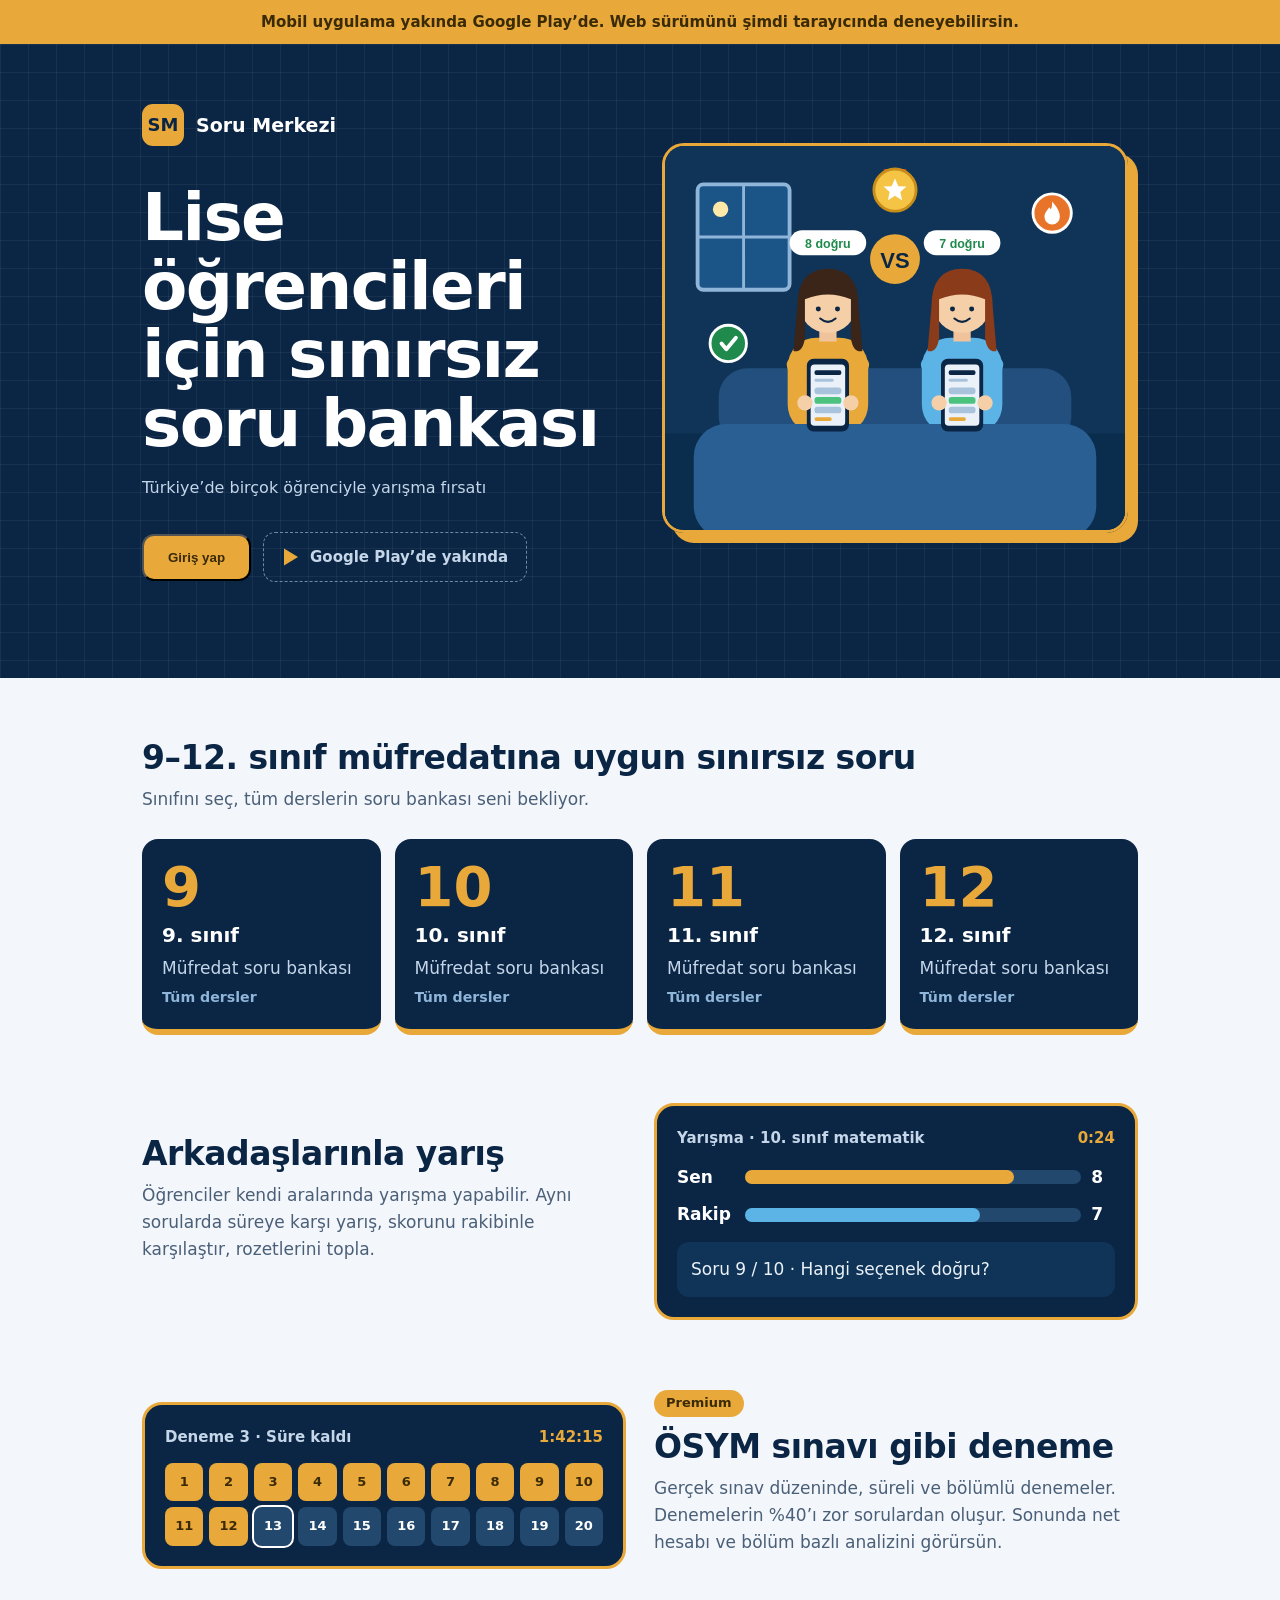
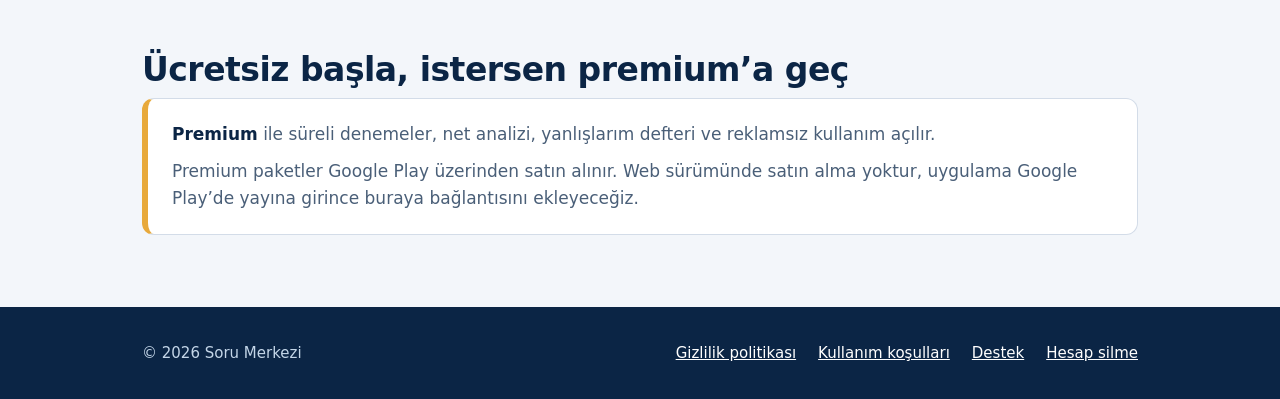
<file: index.html>
<!DOCTYPE html>
<html lang="tr">
<head>
<meta charset="utf-8">
<meta name="viewport" content="width=device-width, initial-scale=1">
<title>Soru Merkezi | 9–12. sınıf soru bankası ve denemeler</title>
<meta name="description" content="9–12. sınıf müfredatına uygun soru bankaları, ÖSYM formatında süreli denemeler ve çözümler. Soru Merkezi’ni tarayıcıdan hemen dene.">
<meta property="og:title" content="Soru Merkezi">
<meta property="og:description" content="9–12. sınıf soru bankaları ve ÖSYM formatında denemeler. Tarayıcıdan hemen dene.">
<meta property="og:type" content="website">
<link rel="icon" href="data:image/svg+xml,%3Csvg xmlns='http://www.w3.org/2000/svg' viewBox='0 0 64 64'%3E%3Crect width='64' height='64' rx='14' fill='%23e8a93a'/%3E%3Ctext x='32' y='43' font-size='28' font-weight='700' text-anchor='middle' font-family='Arial' fill='%230b2545'%3ESM%3C/text%3E%3C/svg%3E">
<style>
:root{
  --navy:#0b2545; --navy2:#0f3457; --amber:#e8a93a; --amber-ink:#3a2a05;
  --bg:#f3f6fa; --surface:#ffffff; --text:#0b2545; --muted:#4a5f78; --line:#d3dce8;
  --ok:#1f8a4c; --bad:#c0392b;
  --font:system-ui,-apple-system,"Segoe UI",Roboto,Arial,sans-serif;
}
@media (prefers-color-scheme:dark){
  :root{--bg:#07182e; --surface:#0f3457; --text:#eaf1f8; --muted:#a9c3dc; --line:#23486e; --ok:#4cc27f; --bad:#ff8a7a;}
}
*{box-sizing:border-box}
html{scroll-behavior:smooth}
body{margin:0;font-family:var(--font);background:var(--bg);color:var(--text);line-height:1.6;font-size:17px}
a{color:inherit}
:focus-visible{outline:3px solid var(--amber);outline-offset:3px}
.wrap{max-width:1040px;margin:0 auto;padding:0 22px}

.notice{background:var(--amber);color:var(--amber-ink);font-size:15px;font-weight:600;text-align:center;padding:10px 16px}

.hero{background:var(--navy);color:#fff;
  background-image:linear-gradient(rgba(255,255,255,.055) 1px,transparent 1px),linear-gradient(90deg,rgba(255,255,255,.055) 1px,transparent 1px);
  background-size:28px 28px}
.hero .wrap{display:grid;gap:44px;padding-top:44px;padding-bottom:72px}
@media (min-width:880px){.hero .wrap{grid-template-columns:1fr 1fr;align-items:center;padding-top:60px;padding-bottom:96px}}
.brand{display:flex;align-items:center;gap:12px;margin-bottom:38px;font-weight:800;font-size:19px}
.logo{width:42px;height:42px;border-radius:11px;background:var(--amber);color:var(--navy);display:grid;place-items:center;font-weight:800;font-size:18px}
h1{font-size:clamp(38px,6.2vw,66px);line-height:1.04;letter-spacing:-.025em;margin:0 0 16px;font-weight:900}
.tag{font-size:16px;color:#c4d6e8;margin:0 0 32px}
.art{border-radius:22px;overflow:hidden;border:3px solid var(--amber);box-shadow:10px 10px 0 var(--amber);margin:0 10px 10px 0}
.art svg{display:block;width:100%;height:auto}
[hidden]{display:none!important}
.giris{display:grid;gap:10px;max-width:420px;margin:0 0 20px}
.giris label{font-size:14px;font-weight:600;color:#c4d6e8}
.giris input,.giris select{width:100%;font:inherit;font-size:16px;color:#fff;background:var(--navy2);border:1.5px solid #23486e;border-radius:11px;padding:12px 14px}
.giris input::placeholder{color:#7e9bb8}
.giris .btn{border:0;font:inherit;font-weight:800;cursor:pointer;width:100%}
.err{min-height:1.4em;margin:0;font-size:14px;font-weight:600;color:#ffd0c8}
.hos{margin:0 0 20px}.hos p{margin:0 0 12px;font-size:18px;font-weight:700}
.hos button.lnk{background:none;border:0;color:#c4d6e8;font:inherit;font-size:14px;text-decoration:underline;cursor:pointer;margin-left:12px}
.actions{display:flex;flex-wrap:wrap;gap:12px;align-items:center}
.btn{display:inline-block;background:var(--amber);color:var(--amber-ink);font-weight:800;text-decoration:none;padding:14px 24px;border-radius:12px}
.btn:hover{filter:brightness(1.07)}
.play{display:inline-flex;align-items:center;gap:10px;border:1.5px dashed #6c8aa8;color:#c4d6e8;padding:12px 18px;border-radius:12px;font-weight:600;font-size:15px}

.q{max-width:520px;background:var(--surface);color:var(--text);border-radius:16px;padding:22px;border:1px solid var(--line)}
.q small{color:var(--muted);font-weight:600}
.q p{margin:8px 0 16px;font-size:19px;font-weight:700;line-height:1.4}
.opts{display:grid;gap:9px}
.opt{font:inherit;text-align:left;cursor:pointer;background:transparent;color:inherit;border:1.5px solid var(--line);border-radius:11px;padding:11px 14px;display:flex;gap:12px}
.opt b{width:1.4em;color:var(--muted)}
.opt:hover{border-color:var(--amber)}
.opt.ok{border-color:var(--ok);background:color-mix(in srgb,var(--ok) 14%,transparent)}
.opt.bad{border-color:var(--bad);background:color-mix(in srgb,var(--bad) 12%,transparent)}
.fb{min-height:3.2em;margin:14px 0 0;font-size:15px;color:var(--muted)}
.fb strong.ok{color:var(--ok)} .fb strong.bad{color:var(--bad)}

section{padding:60px 0 8px}
h2{font-size:clamp(25px,3.6vw,33px);line-height:1.2;letter-spacing:-.015em;margin:0 0 8px}
.sub{color:var(--muted);margin:0 0 26px;max-width:38em}
dl{margin:0;border-bottom:1px solid var(--line)}
.row{display:grid;gap:4px 28px;padding:18px 0;border-top:1px solid var(--line)}
@media (min-width:720px){.row{grid-template-columns:15em 1fr}}
dt{font-weight:800}
dd{margin:0;color:var(--muted)}
.chips{display:flex;flex-wrap:wrap;gap:9px;margin:0 0 22px;padding:0;list-style:none}
.chips li{border:1.5px solid var(--line);border-radius:999px;padding:6px 15px;font-weight:600;font-size:15px;background:var(--surface)}
.label{font-weight:800;margin:0 0 10px}
.premium{background:var(--surface);border:1px solid var(--line);border-left:6px solid var(--amber);border-radius:12px;padding:22px 24px}
.premium p{margin:0 0 10px;color:var(--muted)} .premium p:last-child{margin:0}
.premium strong{color:var(--text)}

.sinif{display:grid;grid-template-columns:repeat(auto-fit,minmax(210px,1fr));gap:14px}
.tile{font:inherit;text-align:left;cursor:pointer;background:var(--navy);color:#fff;border:0;border-bottom:6px solid var(--amber);border-radius:16px;padding:20px;display:grid;gap:4px}
.tile:hover{transform:translateY(-3px)}
.tile .n{font-size:56px;font-weight:900;line-height:1;color:var(--amber)}
.tile strong{font-size:20px}.tile em{font-style:normal;color:#c4d6e8}.tile small{color:#8fb5d9;font-weight:600}
.two{display:grid;gap:28px;align-items:center}
@media (min-width:820px){.two{grid-template-columns:1fr 1fr}.rev .mock{order:-1}}
.mock{background:var(--navy);color:#fff;border:3px solid var(--amber);border-radius:20px;padding:20px}
.mock h3{margin:0 0 14px;font-size:15px;color:#c4d6e8;font-weight:600;display:flex;justify-content:space-between;gap:12px}
.timer{font-variant-numeric:tabular-nums;color:var(--amber);font-weight:800}
.bar{display:grid;grid-template-columns:3.4em 1fr 1.4em;gap:10px;align-items:center;margin:10px 0;font-weight:700}
.bar span{display:block;height:14px;border-radius:7px;background:#23486e}
.bar i{display:block;height:14px;border-radius:7px;background:var(--amber)}.bar i.b{background:#5bb3e6}
.qq{background:var(--navy2);border-radius:12px;padding:14px;margin-top:14px;color:#eaf1f8}
#bub{display:grid;grid-template-columns:repeat(10,1fr);gap:6px}
#bub span{aspect-ratio:1;display:grid;place-items:center;border-radius:8px;background:#23486e;font-size:13px;font-weight:700}
#bub .d{background:var(--amber);color:var(--amber-ink)}#bub .a{outline:2px solid #fff}
.pill{display:inline-block;background:var(--amber);color:var(--amber-ink);font-weight:800;font-size:13px;border-radius:999px;padding:3px 12px;margin-bottom:10px}
dialog{border:0;border-radius:18px;padding:26px;width:min(440px,92vw);background:var(--navy);color:#fff}
dialog::backdrop{background:rgba(5,15,30,.65)}
dialog h2{color:#fff}dialog .nt{margin:0 0 16px;color:#c4d6e8;font-size:14px}
dialog .x{background:none;border:0;color:#c4d6e8;font:inherit;text-decoration:underline;cursor:pointer;margin-top:12px}
footer{margin-top:64px;background:var(--navy);color:#c4d6e8;padding:34px 0;font-size:15px}
footer .wrap{display:flex;flex-wrap:wrap;gap:14px 26px;justify-content:space-between;align-items:center}
footer nav{display:flex;flex-wrap:wrap;gap:8px 22px}
footer a{color:#fff}
</style>
</head>
<body>

<div class="notice">Mobil uygulama yakında Google Play’de. Web sürümünü şimdi tarayıcında deneyebilirsin.</div>

<header class="hero">
  <div class="wrap">
    <div>
      <div class="brand"><span class="logo">SM</span>Soru Merkezi</div>
      <h1>Lise öğrencileri için sınırsız soru bankası</h1>
      <p class="tag">Türkiye’de birçok öğrenciyle yarışma fırsatı</p>
      <div class="actions">
        <button class="btn" type="button" data-giris>Giriş yap</button>
        <span class="play"><svg width="18" height="20" viewBox="0 0 18 20" aria-hidden="true"><path d="M2 1.5L16 10L2 18.5Z" fill="#e8a93a"/></svg>Google Play’de yakında</span>
      </div>
    </div>

    <div class="art"><svg viewBox="0 0 480 400" role="img" aria-label="İki öğrenci evde kanepede telefonlarıyla soru çözerek yarışıyor, çevrelerinde rozetler var">
<defs><g id="ph"><rect width="44" height="76" rx="7" fill="#0b2545"/><rect x="4" y="6" width="36" height="64" rx="4" fill="#eaf1f8"/><rect x="8" y="12" width="28" height="5" rx="2" fill="#0b2545"/><rect x="8" y="21" width="20" height="3" rx="1.5" fill="#a9c3dc"/><rect x="8" y="30" width="28" height="7" rx="3" fill="#a9c3dc"/><rect x="8" y="40" width="28" height="7" rx="3" fill="#4cc27f"/><rect x="8" y="50" width="28" height="7" rx="3" fill="#a9c3dc"/><rect x="8" y="61" width="18" height="4" rx="2" fill="#e8a93a"/></g></defs>
<rect width="480" height="400" fill="#0f3457"/><rect y="300" width="480" height="100" fill="#0a2c4d"/>
<rect x="34" y="40" width="96" height="110" rx="6" fill="#1b5588" stroke="#8fb5d9" stroke-width="4"/><path d="M82 40V150M34 95H130" stroke="#8fb5d9" stroke-width="3"/><circle cx="58" cy="66" r="8" fill="#ffe9a8"/>
<rect x="56" y="232" width="368" height="80" rx="30" fill="#234f7e"/>
<rect x="128" y="200" width="84" height="100" rx="30" fill="#e8a93a"/><rect x="161" y="186" width="18" height="18" fill="#f0c39a"/><circle cx="170" cy="165" r="30" fill="#f5cfa8"/>
<path d="M138 168Q138 128 170 128Q202 128 202 168L206 214Q196 216 194 200L194 160Q170 150 146 160L146 200Q144 216 134 214Z" fill="#3b2418"/>
<circle cx="160" cy="170" r="2.6" fill="#0b2545"/><circle cx="180" cy="170" r="2.6" fill="#0b2545"/><path d="M162 180Q170 187 178 180" stroke="#0b2545" stroke-width="2.2" fill="none" stroke-linecap="round"/>
<rect x="268" y="200" width="84" height="100" rx="30" fill="#5bb3e6"/><rect x="301" y="186" width="18" height="18" fill="#f0c39a"/><circle cx="310" cy="165" r="30" fill="#f5cfa8"/>
<path d="M278 168Q278 128 310 128Q342 128 342 168L346 214Q336 216 334 200L334 160Q310 150 286 160L286 200Q284 216 274 214Z" fill="#8a3b1a"/>
<circle cx="300" cy="170" r="2.6" fill="#0b2545"/><circle cx="320" cy="170" r="2.6" fill="#0b2545"/><path d="M302 180Q310 187 318 180" stroke="#0b2545" stroke-width="2.2" fill="none" stroke-linecap="round"/>
<rect x="30" y="290" width="420" height="120" rx="34" fill="#2a5f94"/>
<path d="M134 228L146 268M206 228L194 268" stroke="#e8a93a" stroke-width="14" stroke-linecap="round"/><path d="M274 228L286 268M346 228L334 268" stroke="#5bb3e6" stroke-width="14" stroke-linecap="round"/>
<use href="#ph" x="148" y="222"/><use href="#ph" x="288" y="222"/>
<circle cx="146" cy="268" r="8" fill="#f5cfa8"/><circle cx="194" cy="268" r="8" fill="#f5cfa8"/><circle cx="286" cy="268" r="8" fill="#f5cfa8"/><circle cx="334" cy="268" r="8" fill="#f5cfa8"/>
<rect x="130" y="88" width="80" height="26" rx="13" fill="#fff"/><text x="170" y="106" font-size="13" font-weight="700" text-anchor="middle" fill="#1f8a4c" font-family="Arial,sans-serif">8 doğru</text>
<rect x="270" y="88" width="80" height="26" rx="13" fill="#fff"/><text x="310" y="106" font-size="13" font-weight="700" text-anchor="middle" fill="#1f8a4c" font-family="Arial,sans-serif">7 doğru</text>
<circle cx="240" cy="118" r="26" fill="#e8a93a"/><text x="240" y="127" font-size="23" font-weight="900" text-anchor="middle" fill="#0b2545" font-family="Arial,sans-serif">VS</text>
<g transform="translate(240 46)"><path d="M-12-22L0 2L12-22Z" fill="#c0392b"/><circle r="22" fill="#f6c445" stroke="#c98e1a" stroke-width="3"/><polygon points="0,-12 3.5,-4 12,-3.7 5.6,2 7.4,10.5 0,5.8 -7.4,10.5 -5.6,2 -12,-3.7 -3.5,-4" fill="#fff"/></g>
<g transform="translate(404 70)"><circle r="20" fill="#e8742a" stroke="#fff" stroke-width="3"/><path d="M0-12C6-5 8-1 8 4A8 8 0 0 1-8 4C-8 0-5-3-3-6C-2-3 0-3 0-12Z" fill="#fff"/></g>
<g transform="translate(66 206)"><circle r="19" fill="#1f8a4c" stroke="#fff" stroke-width="3"/><path d="M-7 0L-2 6L8-6" stroke="#fff" stroke-width="4" fill="none" stroke-linecap="round" stroke-linejoin="round"/></g>
</svg></div>
  </div>
</header>

<main class="wrap">
  <section>
    <h2>9–12. sınıf müfredatına uygun sınırsız soru</h2>
    <p class="sub">Sınıfını seç, tüm derslerin soru bankası seni bekliyor.</p>
    <div class="sinif">
      <button class="tile" type="button" data-giris><span class="n">9</span><strong>9. sınıf</strong><em>Müfredat soru bankası</em><small>Tüm dersler</small></button>
      <button class="tile" type="button" data-giris><span class="n">10</span><strong>10. sınıf</strong><em>Müfredat soru bankası</em><small>Tüm dersler</small></button>
      <button class="tile" type="button" data-giris><span class="n">11</span><strong>11. sınıf</strong><em>Müfredat soru bankası</em><small>Tüm dersler</small></button>
      <button class="tile" type="button" data-giris><span class="n">12</span><strong>12. sınıf</strong><em>Müfredat soru bankası</em><small>Tüm dersler</small></button>
    </div>
  </section>

  <section class="two">
    <div>
      <h2>Arkadaşlarınla yarış</h2>
      <p class="sub">Öğrenciler kendi aralarında yarışma yapabilir. Aynı sorularda süreye karşı yarış, skorunu rakibinle karşılaştır, rozetlerini topla.</p>
    </div>
    <div class="mock" aria-label="Yarışma ekranı örneği">
      <h3><span>Yarışma · 10. sınıf matematik</span><span class="timer">0:24</span></h3>
      <div class="bar"><b>Sen</b><span><i style="width:80%"></i></span><b>8</b></div>
      <div class="bar"><b>Rakip</b><span><i class="b" style="width:70%"></i></span><b>7</b></div>
      <div class="qq">Soru 9 / 10 · Hangi seçenek doğru?</div>
    </div>
  </section>

  <section class="two rev">
    <div>
      <span class="pill">Premium</span>
      <h2>ÖSYM sınavı gibi deneme</h2>
      <p class="sub">Gerçek sınav düzeninde, süreli ve bölümlü denemeler. Denemelerin %40’ı zor sorulardan oluşur. Sonunda net hesabı ve bölüm bazlı analizini görürsün.</p>
    </div>
    <div class="mock" aria-label="Deneme sınavı ekranı örneği">
      <h3><span>Deneme 3 · Süre kaldı</span><span class="timer">1:42:15</span></h3>
      <div id="bub"></div>
    </div>
  </section>

  <section>
    <h2>Ücretsiz başla, istersen premium’a geç</h2>
    <div class="premium">
      <p><strong>Premium</strong> ile süreli denemeler, net analizi, yanlışlarım defteri ve reklamsız kullanım açılır.</p>
      <p>Premium paketler Google Play üzerinden satın alınır. Web sürümünde satın alma yoktur, uygulama Google Play’de yayına girince buraya bağlantısını ekleyeceğiz.</p>
    </div>
  </section>
</main>

<footer>
  <div class="wrap">
    <span>© 2026 Soru Merkezi</span>
    <nav aria-label="Alt bağlantılar">
      <a href="gizlilik.html">Gizlilik politikası</a>
      <a href="kullanim-kosullari.html">Kullanım koşulları</a>
      <a href="destek.html">Destek</a>
      <a href="hesap-silme.html">Hesap silme</a>
    </nav>
  </div>
</footer>

<dialog id="dlg">
  <h2>Giriş yap</h2>
  <p class="nt">Google (Gmail) ile giriş yakında. Şimdilik ad ve e-postanla başla.</p>
        <form class="giris" id="giris" novalidate>
          <label for="gad">Ad soyad</label><input id="gad" autocomplete="name" placeholder="Ahmet Yılmaz">
          <label for="gmail">E-posta</label><input id="gmail" type="email" autocomplete="email" placeholder="ornek@mail.com">
          <label for="galan">Alanın</label>
          <select id="galan"><option>Belirlemedim</option><option>Sayısal</option><option>Eşit Ağırlık</option><option>Sözel</option></select>
          <p class="err" id="gerr" role="alert"></p>
          <button class="btn" type="submit">Giriş yap ve başla</button>
        </form>
  <button class="x" type="button" id="kapat">Vazgeç</button>
</dialog>
<script>
(function () {
  var dlg = document.getElementById('dlg'), form = document.getElementById('giris'), err = document.getElementById('gerr'), girdi = false;
  try {
    var ham = localStorage.getItem('flutter.sorumerkezi.v1');
    if (ham) { var v = JSON.parse(ham); if (typeof v === 'string') v = JSON.parse(v); girdi = !!(v && v.ad); }
  } catch (e) {}
  document.querySelectorAll('[data-giris]').forEach(function (b) {
    if (girdi && b.classList.contains('btn')) b.textContent = 'Uygulamaya git';
    b.addEventListener('click', function () { if (girdi) location.href = 'uygulama/'; else dlg.showModal(); });
  });
  document.getElementById('kapat').addEventListener('click', function () { dlg.close(); });
  form.addEventListener('submit', function (e) {
    e.preventDefault();
    var ad = document.getElementById('gad').value.trim(), mail = document.getElementById('gmail').value.trim();
    if (!ad) { err.textContent = 'Ad soyad alanını doldur.'; return; }
    if (!/^\S+@\S+\.\S+$/.test(mail)) { err.textContent = 'E-posta adresi ornek@mail.com biçiminde olmalı.'; return; }
    location.href = 'uygulama/?ad=' + encodeURIComponent(ad) + '&mail=' + encodeURIComponent(mail) + '&alan=' + encodeURIComponent(document.getElementById('galan').value);
  });
  var g = document.getElementById('bub');
  for (var i = 1; i <= 20; i++) { var s = document.createElement('span'); s.textContent = i; if (i <= 12) s.className = 'd'; else if (i === 13) s.className = 'a'; g.appendChild(s); }
})();
</script>
</body>
</html>
</file>
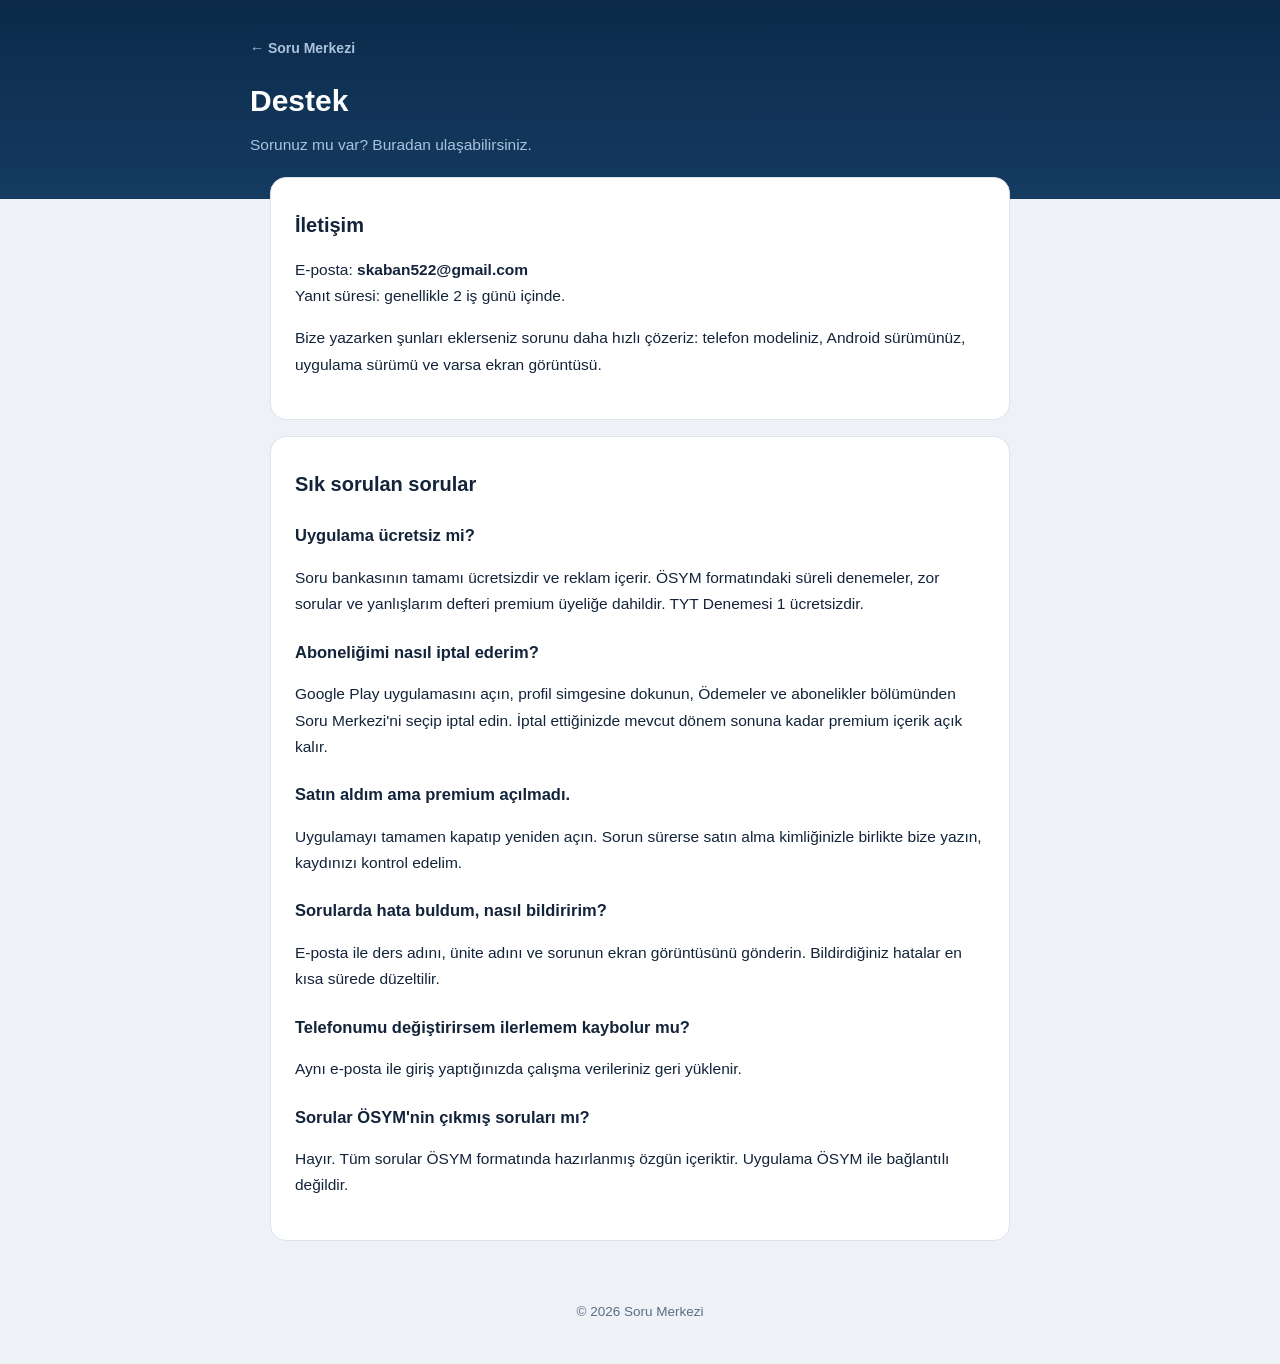
<file: destek.html>
<!DOCTYPE html>
<html lang="tr">
<head>
<meta charset="utf-8">
<meta name="viewport" content="width=device-width, initial-scale=1">
<title>Destek — Soru Merkezi</title>
<link rel="stylesheet" href="stil.css">
</head>
<body>

<header>
  <div class="ic">
    <a class="rozet" href="index.html">← Soru Merkezi</a>
    <h1>Destek</h1>
    <p>Sorunuz mu var? Buradan ulaşabilirsiniz.</p>
  </div>
</header>

<main>
  <div class="kart">
    <h2>İletişim</h2>
    <p>
      E-posta: <strong>skaban522@gmail.com</strong><br>
      Yanıt süresi: genellikle 2 iş günü içinde.
    </p>
    <p>
      Bize yazarken şunları eklerseniz sorunu daha hızlı çözeriz:
      telefon modeliniz, Android sürümünüz, uygulama sürümü ve varsa ekran görüntüsü.
    </p>
  </div>

  <div class="kart">
    <h2>Sık sorulan sorular</h2>

    <h3>Uygulama ücretsiz mi?</h3>
    <p>
      Soru bankasının tamamı ücretsizdir ve reklam içerir. ÖSYM formatındaki
      süreli denemeler, zor sorular ve yanlışlarım defteri premium üyeliğe dahildir.
      TYT Denemesi 1 ücretsizdir.
    </p>

    <h3>Aboneliğimi nasıl iptal ederim?</h3>
    <p>
      Google Play uygulamasını açın, profil simgesine dokunun, Ödemeler ve
      abonelikler bölümünden Soru Merkezi'ni seçip iptal edin. İptal ettiğinizde
      mevcut dönem sonuna kadar premium içerik açık kalır.
    </p>

    <h3>Satın aldım ama premium açılmadı.</h3>
    <p>
      Uygulamayı tamamen kapatıp yeniden açın. Sorun sürerse satın alma
      kimliğinizle birlikte bize yazın, kaydınızı kontrol edelim.
    </p>

    <h3>Sorularda hata buldum, nasıl bildiririm?</h3>
    <p>
      E-posta ile ders adını, ünite adını ve sorunun ekran görüntüsünü gönderin.
      Bildirdiğiniz hatalar en kısa sürede düzeltilir.
    </p>

    <h3>Telefonumu değiştirirsem ilerlemem kaybolur mu?</h3>
    <p>
      Aynı e-posta ile giriş yaptığınızda çalışma verileriniz geri yüklenir.
    </p>

    <h3>Sorular ÖSYM'nin çıkmış soruları mı?</h3>
    <p>
      Hayır. Tüm sorular ÖSYM formatında hazırlanmış özgün içeriktir.
      Uygulama ÖSYM ile bağlantılı değildir.
    </p>
  </div>
</main>

<footer>© <span id="yil">2026</span> Soru Merkezi</footer>
<script>document.getElementById('yil').textContent = new Date().getFullYear();</script>
</body>
</html>
</file>
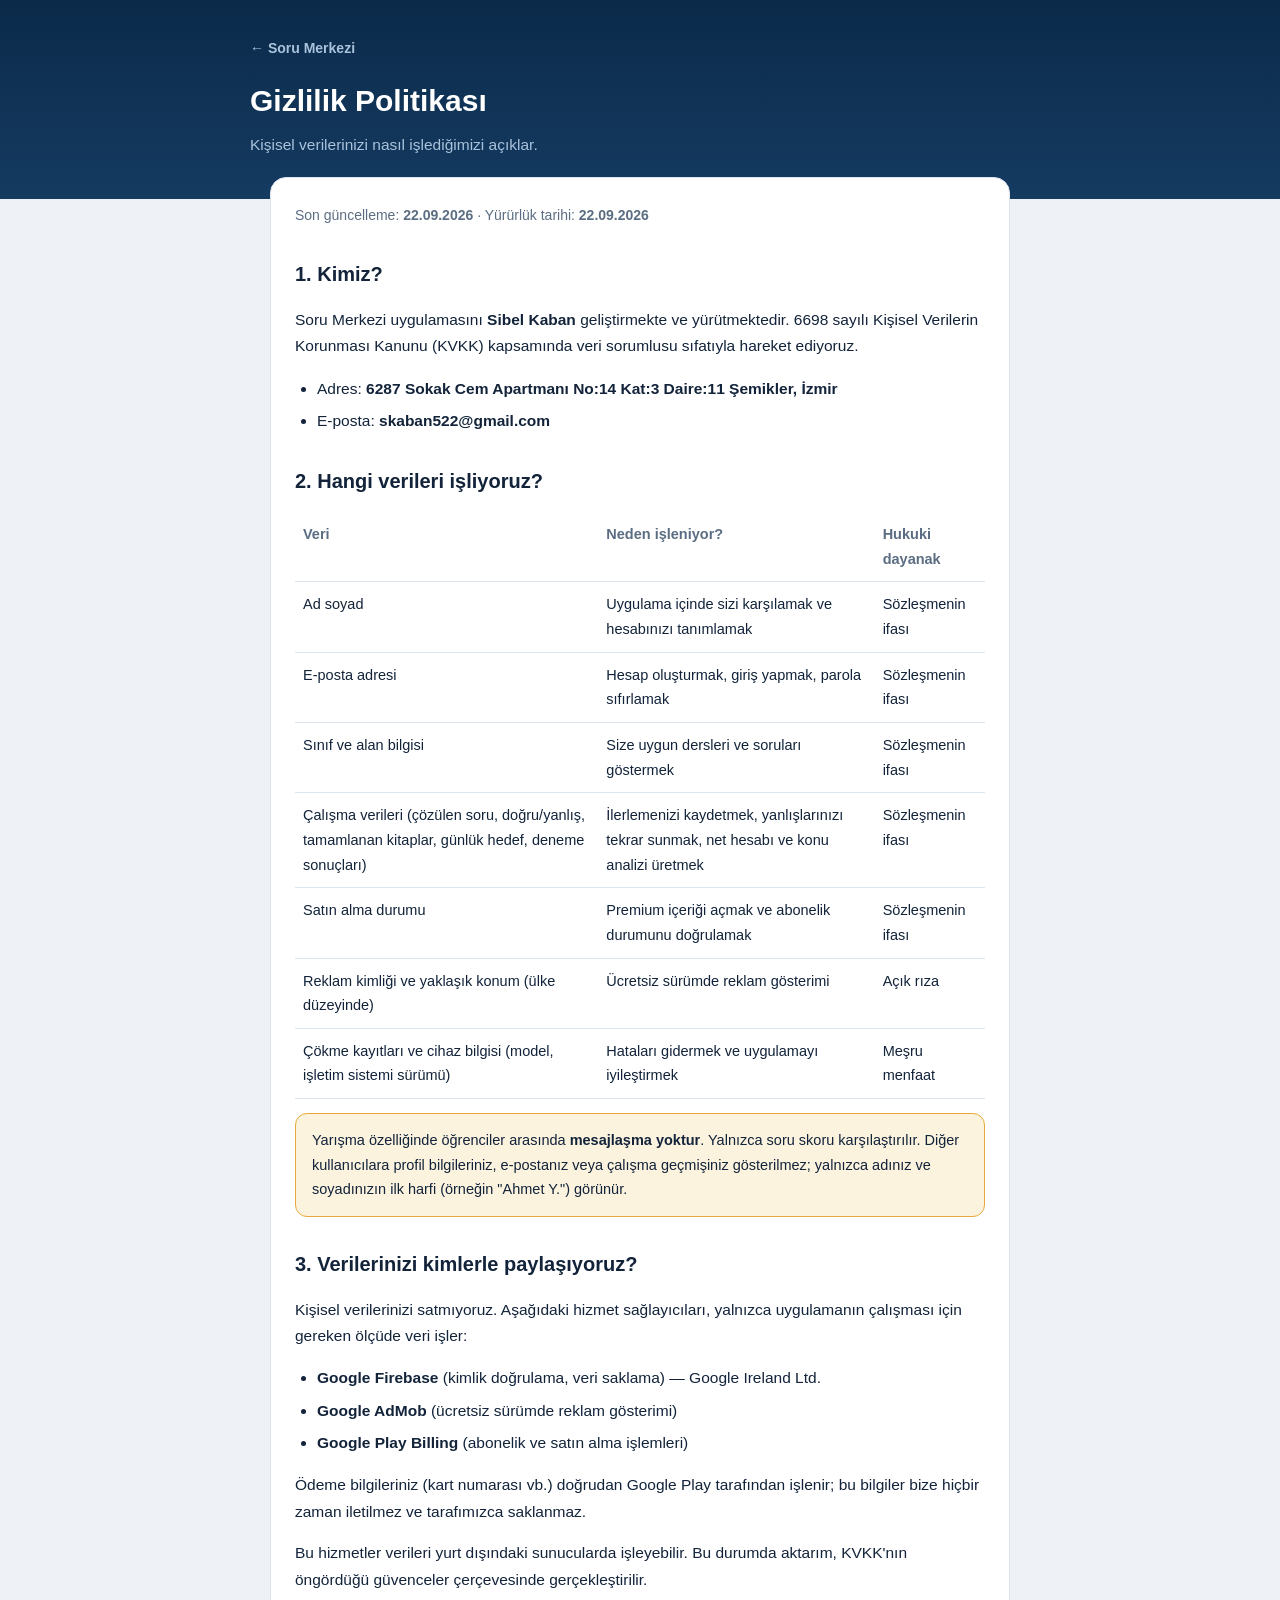
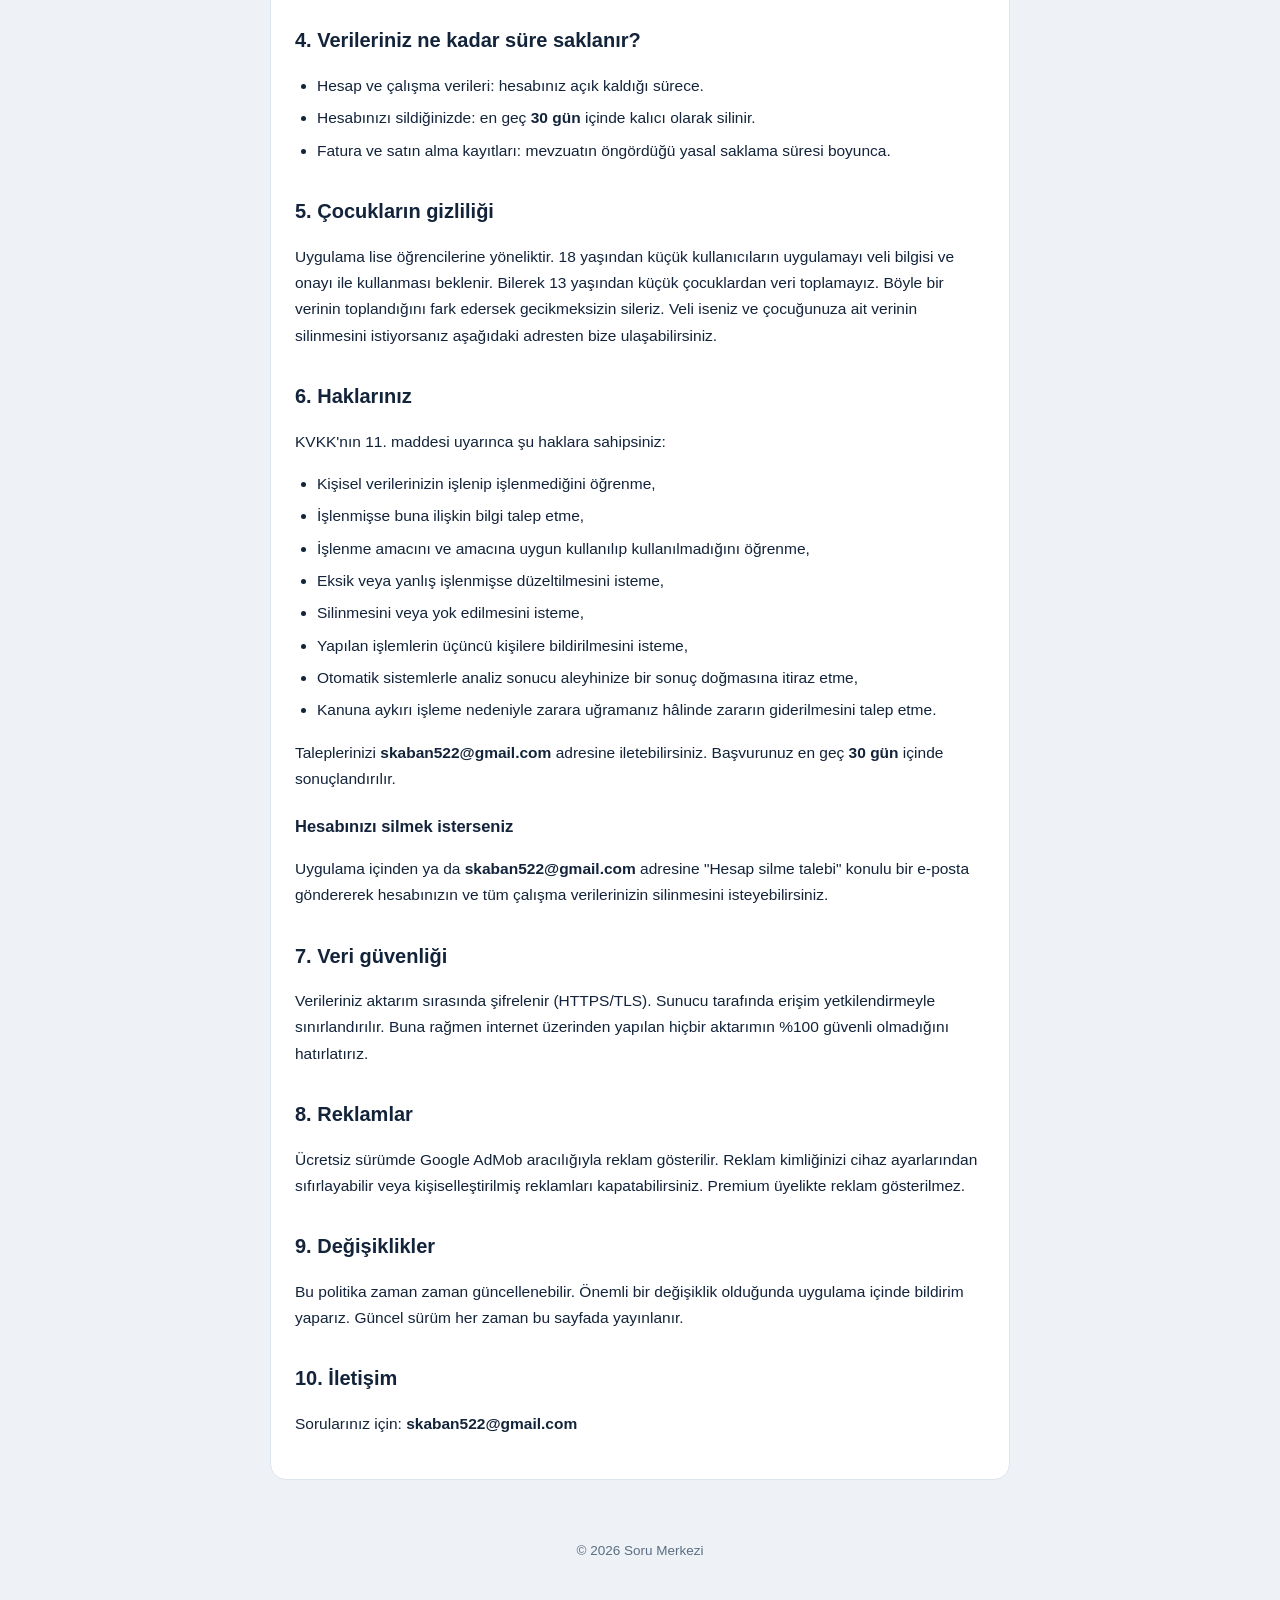
<file: gizlilik.html>
<!DOCTYPE html>
<html lang="tr">
<head>
<meta charset="utf-8">
<meta name="viewport" content="width=device-width, initial-scale=1">
<title>Gizlilik Politikası — Soru Merkezi</title>
<link rel="stylesheet" href="stil.css">
</head>
<body>

<header>
  <div class="ic">
    <a class="rozet" href="index.html">← Soru Merkezi</a>
    <h1>Gizlilik Politikası</h1>
    <p>Kişisel verilerinizi nasıl işlediğimizi açıklar.</p>
  </div>
</header>

<main>
  <div class="kart">
    <p class="tarih">
      Son güncelleme: <strong>22.09.2026</strong> · Yürürlük tarihi: <strong>22.09.2026</strong>
    </p>

    <h2>1. Kimiz?</h2>
    <p>
      Soru Merkezi uygulamasını <strong>Sibel Kaban</strong> geliştirmekte ve
      yürütmektedir. 6698 sayılı Kişisel Verilerin Korunması Kanunu (KVKK) kapsamında
      veri sorumlusu sıfatıyla hareket ediyoruz.
    </p>
    <ul>
      <li>Adres: <strong>6287 Sokak Cem Apartmanı No:14 Kat:3 Daire:11 Şemikler, İzmir</strong></li>
      <li>E-posta: <strong>skaban522@gmail.com</strong></li>
    </ul>

    <h2>2. Hangi verileri işliyoruz?</h2>
    <table>
      <tr>
        <th>Veri</th>
        <th>Neden işleniyor?</th>
        <th>Hukuki dayanak</th>
      </tr>
      <tr>
        <td>Ad soyad</td>
        <td>Uygulama içinde sizi karşılamak ve hesabınızı tanımlamak</td>
        <td>Sözleşmenin ifası</td>
      </tr>
      <tr>
        <td>E-posta adresi</td>
        <td>Hesap oluşturmak, giriş yapmak, parola sıfırlamak</td>
        <td>Sözleşmenin ifası</td>
      </tr>
      <tr>
        <td>Sınıf ve alan bilgisi</td>
        <td>Size uygun dersleri ve soruları göstermek</td>
        <td>Sözleşmenin ifası</td>
      </tr>
      <tr>
        <td>Çalışma verileri (çözülen soru, doğru/yanlış, tamamlanan kitaplar,
            günlük hedef, deneme sonuçları)</td>
        <td>İlerlemenizi kaydetmek, yanlışlarınızı tekrar sunmak, net hesabı ve
            konu analizi üretmek</td>
        <td>Sözleşmenin ifası</td>
      </tr>
      <tr>
        <td>Satın alma durumu</td>
        <td>Premium içeriği açmak ve abonelik durumunu doğrulamak</td>
        <td>Sözleşmenin ifası</td>
      </tr>
      <tr>
        <td>Reklam kimliği ve yaklaşık konum (ülke düzeyinde)</td>
        <td>Ücretsiz sürümde reklam gösterimi</td>
        <td>Açık rıza</td>
      </tr>
      <tr>
        <td>Çökme kayıtları ve cihaz bilgisi (model, işletim sistemi sürümü)</td>
        <td>Hataları gidermek ve uygulamayı iyileştirmek</td>
        <td>Meşru menfaat</td>
      </tr>
    </table>

    <div class="uyari">
      Yarışma özelliğinde öğrenciler arasında <strong>mesajlaşma yoktur</strong>.
      Yalnızca soru skoru karşılaştırılır. Diğer kullanıcılara profil bilgileriniz,
      e-postanız veya çalışma geçmişiniz gösterilmez; yalnızca adınız ve soyadınızın
      ilk harfi (örneğin "Ahmet Y.") görünür.
    </div>

    <h2>3. Verilerinizi kimlerle paylaşıyoruz?</h2>
    <p>
      Kişisel verilerinizi satmıyoruz. Aşağıdaki hizmet sağlayıcıları, yalnızca
      uygulamanın çalışması için gereken ölçüde veri işler:
    </p>
    <ul>
      <li><strong>Google Firebase</strong> (kimlik doğrulama, veri saklama) — Google Ireland Ltd.</li>
      <li><strong>Google AdMob</strong> (ücretsiz sürümde reklam gösterimi)</li>
      <li><strong>Google Play Billing</strong> (abonelik ve satın alma işlemleri)</li>
    </ul>
    <p>
      Ödeme bilgileriniz (kart numarası vb.) doğrudan Google Play tarafından işlenir;
      bu bilgiler bize hiçbir zaman iletilmez ve tarafımızca saklanmaz.
    </p>
    <p>
      Bu hizmetler verileri yurt dışındaki sunucularda işleyebilir. Bu durumda
      aktarım, KVKK'nın öngördüğü güvenceler çerçevesinde gerçekleştirilir.
    </p>

    <h2>4. Verileriniz ne kadar süre saklanır?</h2>
    <ul>
      <li>Hesap ve çalışma verileri: hesabınız açık kaldığı sürece.</li>
      <li>Hesabınızı sildiğinizde: en geç <strong>30 gün</strong> içinde kalıcı olarak silinir.</li>
      <li>Fatura ve satın alma kayıtları: mevzuatın öngördüğü yasal saklama süresi boyunca.</li>
    </ul>

    <h2>5. Çocukların gizliliği</h2>
    <p>
      Uygulama lise öğrencilerine yöneliktir. 18 yaşından küçük kullanıcıların
      uygulamayı veli bilgisi ve onayı ile kullanması beklenir. Bilerek 13 yaşından
      küçük çocuklardan veri toplamayız. Böyle bir verinin toplandığını fark edersek
      gecikmeksizin sileriz. Veli iseniz ve çocuğunuza ait verinin silinmesini
      istiyorsanız aşağıdaki adresten bize ulaşabilirsiniz.
    </p>

    <h2>6. Haklarınız</h2>
    <p>KVKK'nın 11. maddesi uyarınca şu haklara sahipsiniz:</p>
    <ul>
      <li>Kişisel verilerinizin işlenip işlenmediğini öğrenme,</li>
      <li>İşlenmişse buna ilişkin bilgi talep etme,</li>
      <li>İşlenme amacını ve amacına uygun kullanılıp kullanılmadığını öğrenme,</li>
      <li>Eksik veya yanlış işlenmişse düzeltilmesini isteme,</li>
      <li>Silinmesini veya yok edilmesini isteme,</li>
      <li>Yapılan işlemlerin üçüncü kişilere bildirilmesini isteme,</li>
      <li>Otomatik sistemlerle analiz sonucu aleyhinize bir sonuç doğmasına itiraz etme,</li>
      <li>Kanuna aykırı işleme nedeniyle zarara uğramanız hâlinde zararın giderilmesini talep etme.</li>
    </ul>
    <p>
      Taleplerinizi <strong>skaban522@gmail.com</strong> adresine iletebilirsiniz.
      Başvurunuz en geç <strong>30 gün</strong> içinde sonuçlandırılır.
    </p>

    <h3>Hesabınızı silmek isterseniz</h3>
    <p>
      Uygulama içinden ya da <strong>skaban522@gmail.com</strong> adresine
      "Hesap silme talebi" konulu bir e-posta göndererek hesabınızın ve tüm çalışma
      verilerinizin silinmesini isteyebilirsiniz.
    </p>

    <h2>7. Veri güvenliği</h2>
    <p>
      Verileriniz aktarım sırasında şifrelenir (HTTPS/TLS). Sunucu tarafında erişim
      yetkilendirmeyle sınırlandırılır. Buna rağmen internet üzerinden yapılan hiçbir
      aktarımın %100 güvenli olmadığını hatırlatırız.
    </p>

    <h2>8. Reklamlar</h2>
    <p>
      Ücretsiz sürümde Google AdMob aracılığıyla reklam gösterilir. Reklam kimliğinizi
      cihaz ayarlarından sıfırlayabilir veya kişiselleştirilmiş reklamları
      kapatabilirsiniz. Premium üyelikte reklam gösterilmez.
    </p>

    <h2>9. Değişiklikler</h2>
    <p>
      Bu politika zaman zaman güncellenebilir. Önemli bir değişiklik olduğunda
      uygulama içinde bildirim yaparız. Güncel sürüm her zaman bu sayfada yayınlanır.
    </p>

    <h2>10. İletişim</h2>
    <p>
      Sorularınız için: <strong>skaban522@gmail.com</strong>
    </p>
  </div>


</main>

<footer>© <span id="yil">2026</span> Soru Merkezi</footer>
<script>document.getElementById('yil').textContent = new Date().getFullYear();</script>

</body>
</html>
</file>
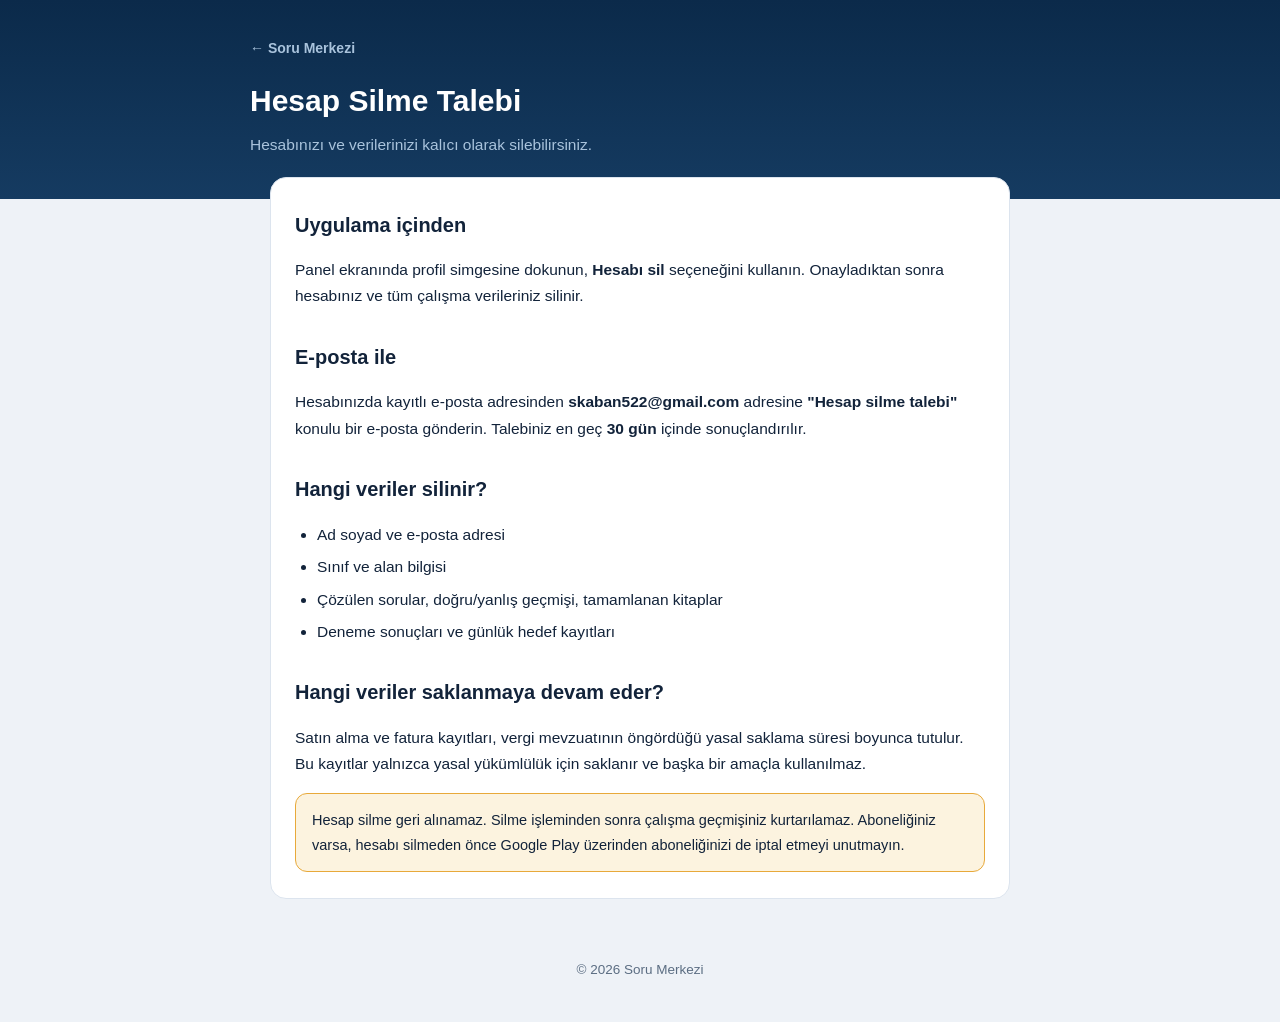
<file: hesap-silme.html>
<!DOCTYPE html>
<html lang="tr">
<head>
<meta charset="utf-8">
<meta name="viewport" content="width=device-width, initial-scale=1">
<title>Hesap Silme — Soru Merkezi</title>
<link rel="stylesheet" href="stil.css">
</head>
<body>

<header>
  <div class="ic">
    <a class="rozet" href="index.html">← Soru Merkezi</a>
    <h1>Hesap Silme Talebi</h1>
    <p>Hesabınızı ve verilerinizi kalıcı olarak silebilirsiniz.</p>
  </div>
</header>

<main>
  <div class="kart">
    <h2>Uygulama içinden</h2>
    <p>
      Panel ekranında profil simgesine dokunun, <strong>Hesabı sil</strong>
      seçeneğini kullanın. Onayladıktan sonra hesabınız ve tüm çalışma verileriniz
      silinir.
    </p>

    <h2>E-posta ile</h2>
    <p>
      Hesabınızda kayıtlı e-posta adresinden
      <strong>skaban522@gmail.com</strong> adresine
      <strong>"Hesap silme talebi"</strong> konulu bir e-posta gönderin.
      Talebiniz en geç <strong>30 gün</strong> içinde sonuçlandırılır.
    </p>

    <h2>Hangi veriler silinir?</h2>
    <ul>
      <li>Ad soyad ve e-posta adresi</li>
      <li>Sınıf ve alan bilgisi</li>
      <li>Çözülen sorular, doğru/yanlış geçmişi, tamamlanan kitaplar</li>
      <li>Deneme sonuçları ve günlük hedef kayıtları</li>
    </ul>

    <h2>Hangi veriler saklanmaya devam eder?</h2>
    <p>
      Satın alma ve fatura kayıtları, vergi mevzuatının öngördüğü yasal saklama
      süresi boyunca tutulur. Bu kayıtlar yalnızca yasal yükümlülük için saklanır
      ve başka bir amaçla kullanılmaz.
    </p>

    <div class="uyari">
      Hesap silme geri alınamaz. Silme işleminden sonra çalışma geçmişiniz
      kurtarılamaz. Aboneliğiniz varsa, hesabı silmeden önce Google Play
      üzerinden aboneliğinizi de iptal etmeyi unutmayın.
    </div>
  </div>
</main>

<footer>© <span id="yil">2026</span> Soru Merkezi</footer>
<script>document.getElementById('yil').textContent = new Date().getFullYear();</script>
</body>
</html>
</file>
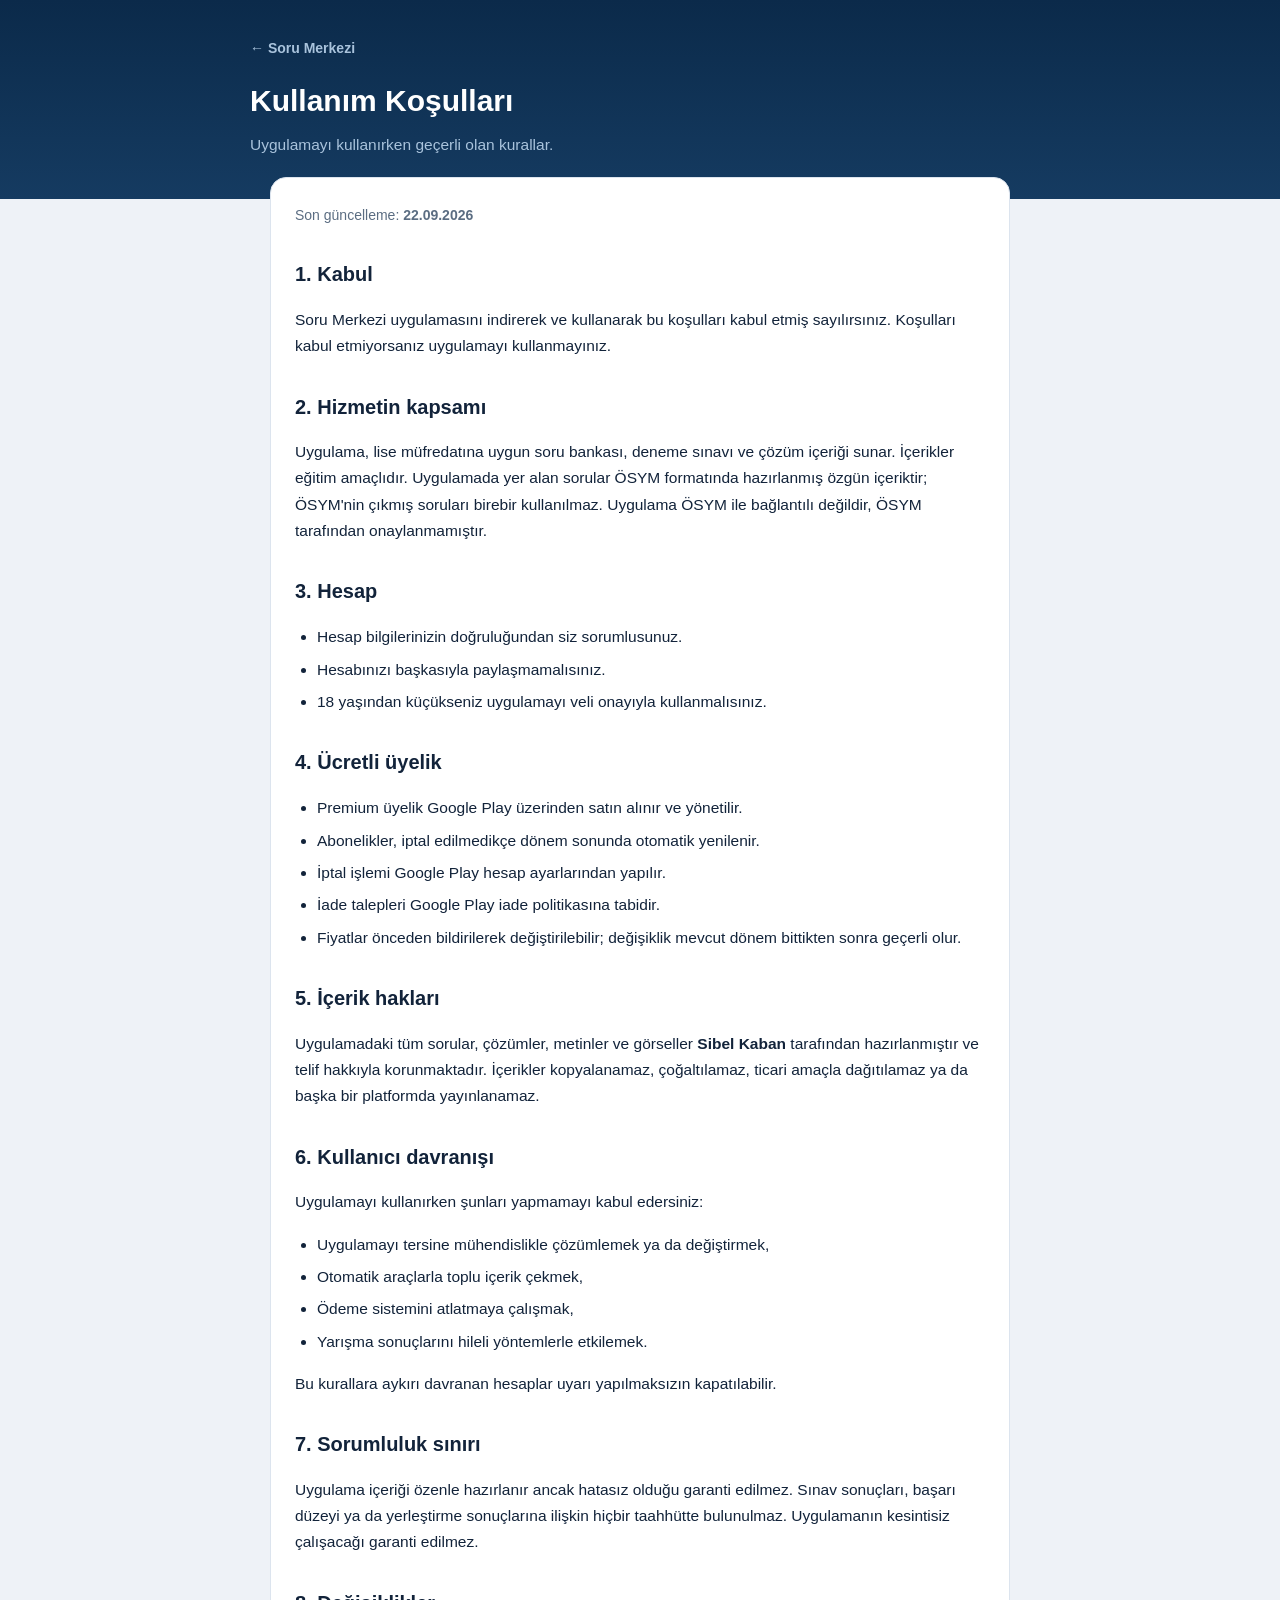
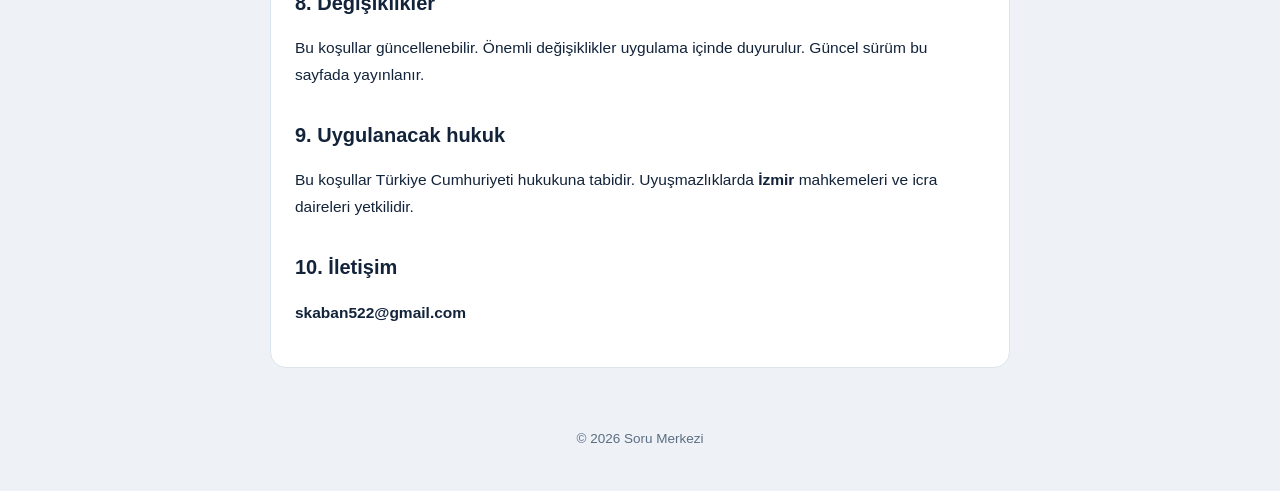
<file: kullanim-kosullari.html>
<!DOCTYPE html>
<html lang="tr">
<head>
<meta charset="utf-8">
<meta name="viewport" content="width=device-width, initial-scale=1">
<title>Kullanım Koşulları — Soru Merkezi</title>
<link rel="stylesheet" href="stil.css">
</head>
<body>

<header>
  <div class="ic">
    <a class="rozet" href="index.html">← Soru Merkezi</a>
    <h1>Kullanım Koşulları</h1>
    <p>Uygulamayı kullanırken geçerli olan kurallar.</p>
  </div>
</header>

<main>
  <div class="kart">
    <p class="tarih">Son güncelleme: <strong>22.09.2026</strong></p>

    <h2>1. Kabul</h2>
    <p>
      Soru Merkezi uygulamasını indirerek ve kullanarak bu koşulları kabul etmiş
      sayılırsınız. Koşulları kabul etmiyorsanız uygulamayı kullanmayınız.
    </p>

    <h2>2. Hizmetin kapsamı</h2>
    <p>
      Uygulama, lise müfredatına uygun soru bankası, deneme sınavı ve çözüm
      içeriği sunar. İçerikler eğitim amaçlıdır. Uygulamada yer alan sorular ÖSYM
      formatında hazırlanmış özgün içeriktir; ÖSYM'nin çıkmış soruları birebir
      kullanılmaz. Uygulama ÖSYM ile bağlantılı değildir, ÖSYM tarafından
      onaylanmamıştır.
    </p>

    <h2>3. Hesap</h2>
    <ul>
      <li>Hesap bilgilerinizin doğruluğundan siz sorumlusunuz.</li>
      <li>Hesabınızı başkasıyla paylaşmamalısınız.</li>
      <li>18 yaşından küçükseniz uygulamayı veli onayıyla kullanmalısınız.</li>
    </ul>

    <h2>4. Ücretli üyelik</h2>
    <ul>
      <li>Premium üyelik Google Play üzerinden satın alınır ve yönetilir.</li>
      <li>Abonelikler, iptal edilmedikçe dönem sonunda otomatik yenilenir.</li>
      <li>İptal işlemi Google Play hesap ayarlarından yapılır.</li>
      <li>İade talepleri Google Play iade politikasına tabidir.</li>
      <li>Fiyatlar önceden bildirilerek değiştirilebilir; değişiklik mevcut
          dönem bittikten sonra geçerli olur.</li>
    </ul>

    <h2>5. İçerik hakları</h2>
    <p>
      Uygulamadaki tüm sorular, çözümler, metinler ve görseller
      <strong>Sibel Kaban</strong> tarafından hazırlanmıştır ve
      telif hakkıyla korunmaktadır. İçerikler kopyalanamaz, çoğaltılamaz,
      ticari amaçla dağıtılamaz ya da başka bir platformda yayınlanamaz.
    </p>

    <h2>6. Kullanıcı davranışı</h2>
    <p>Uygulamayı kullanırken şunları yapmamayı kabul edersiniz:</p>
    <ul>
      <li>Uygulamayı tersine mühendislikle çözümlemek ya da değiştirmek,</li>
      <li>Otomatik araçlarla toplu içerik çekmek,</li>
      <li>Ödeme sistemini atlatmaya çalışmak,</li>
      <li>Yarışma sonuçlarını hileli yöntemlerle etkilemek.</li>
    </ul>
    <p>
      Bu kurallara aykırı davranan hesaplar uyarı yapılmaksızın kapatılabilir.
    </p>

    <h2>7. Sorumluluk sınırı</h2>
    <p>
      Uygulama içeriği özenle hazırlanır ancak hatasız olduğu garanti edilmez.
      Sınav sonuçları, başarı düzeyi ya da yerleştirme sonuçlarına ilişkin
      hiçbir taahhütte bulunulmaz. Uygulamanın kesintisiz çalışacağı
      garanti edilmez.
    </p>

    <h2>8. Değişiklikler</h2>
    <p>
      Bu koşullar güncellenebilir. Önemli değişiklikler uygulama içinde
      duyurulur. Güncel sürüm bu sayfada yayınlanır.
    </p>

    <h2>9. Uygulanacak hukuk</h2>
    <p>
      Bu koşullar Türkiye Cumhuriyeti hukukuna tabidir. Uyuşmazlıklarda
      <strong>İzmir</strong> mahkemeleri ve icra daireleri yetkilidir.
    </p>

    <h2>10. İletişim</h2>
    <p><strong>skaban522@gmail.com</strong></p>
  </div>


</main>

<footer>© <span id="yil">2026</span> Soru Merkezi</footer>
<script>document.getElementById('yil').textContent = new Date().getFullYear();</script>
</body>
</html>
</file>
<file: stil.css>
:root {
  --lacivert: #0B2A4A;
  --lacivert-2: #153B61;
  --amber: #E8A93A;
  --zemin: #EEF2F7;
  --kart: #ffffff;
  --metin: #12233A;
  --metin-2: #5B6D82;
  --cizgi: #DCE4EE;
}

* { box-sizing: border-box; }

body {
  margin: 0;
  background: var(--zemin);
  color: var(--metin);
  font-family: -apple-system, BlinkMacSystemFont, "Segoe UI", Roboto,
    "Helvetica Neue", Arial, sans-serif;
  line-height: 1.7;
}

header {
  background: linear-gradient(180deg, var(--lacivert), var(--lacivert-2));
  color: #fff;
  padding: 34px 20px 40px;
}

header .ic { max-width: 780px; margin: 0 auto; }

header .rozet {
  display: inline-flex;
  align-items: center;
  gap: 10px;
  text-decoration: none;
  color: #A9C3DC;
  font-size: 14px;
  font-weight: 600;
}

header h1 { margin: 14px 0 6px; font-size: 30px; font-weight: 800; }
header p { margin: 0; color: #A9C3DC; }

main {
  max-width: 780px;
  margin: -22px auto 60px;
  padding: 0 20px;
}

.kart {
  background: var(--kart);
  border: 1px solid var(--cizgi);
  border-radius: 16px;
  padding: 26px 24px;
  margin-bottom: 16px;
}

h2 {
  font-size: 20px;
  margin: 26px 0 10px;
  padding-top: 4px;
}
h2:first-child { margin-top: 0; }

h3 { font-size: 16.5px; margin: 20px 0 6px; }

p, li { font-size: 15.5px; }
ul { padding-left: 22px; }
li { margin-bottom: 6px; }

a { color: #1B5AA8; }

table {
  width: 100%;
  border-collapse: collapse;
  margin: 14px 0;
  font-size: 14.5px;
}
th, td {
  text-align: left;
  padding: 10px 8px;
  border-bottom: 1px solid var(--cizgi);
  vertical-align: top;
}
th { color: var(--metin-2); font-weight: 700; }

.tarih {
  color: var(--metin-2);
  font-size: 14px;
  margin-top: 0;
}

.uyari {
  background: #FCF3DF;
  border: 1px solid var(--amber);
  border-radius: 12px;
  padding: 14px 16px;
  font-size: 14.5px;
}

.baglantilar { display: flex; flex-wrap: wrap; gap: 10px; margin-top: 8px; }
.baglantilar a {
  display: inline-block;
  background: var(--lacivert);
  color: #fff;
  text-decoration: none;
  padding: 11px 16px;
  border-radius: 10px;
  font-weight: 700;
  font-size: 14.5px;
}
.baglantilar a.ikincil {
  background: transparent;
  color: var(--lacivert);
  border: 1px solid var(--cizgi);
}

footer {
  text-align: center;
  color: var(--metin-2);
  font-size: 13.5px;
  padding: 0 20px 40px;
}

@media (max-width: 520px) {
  header h1 { font-size: 24px; }
  .kart { padding: 20px 16px; }
}
</file>
